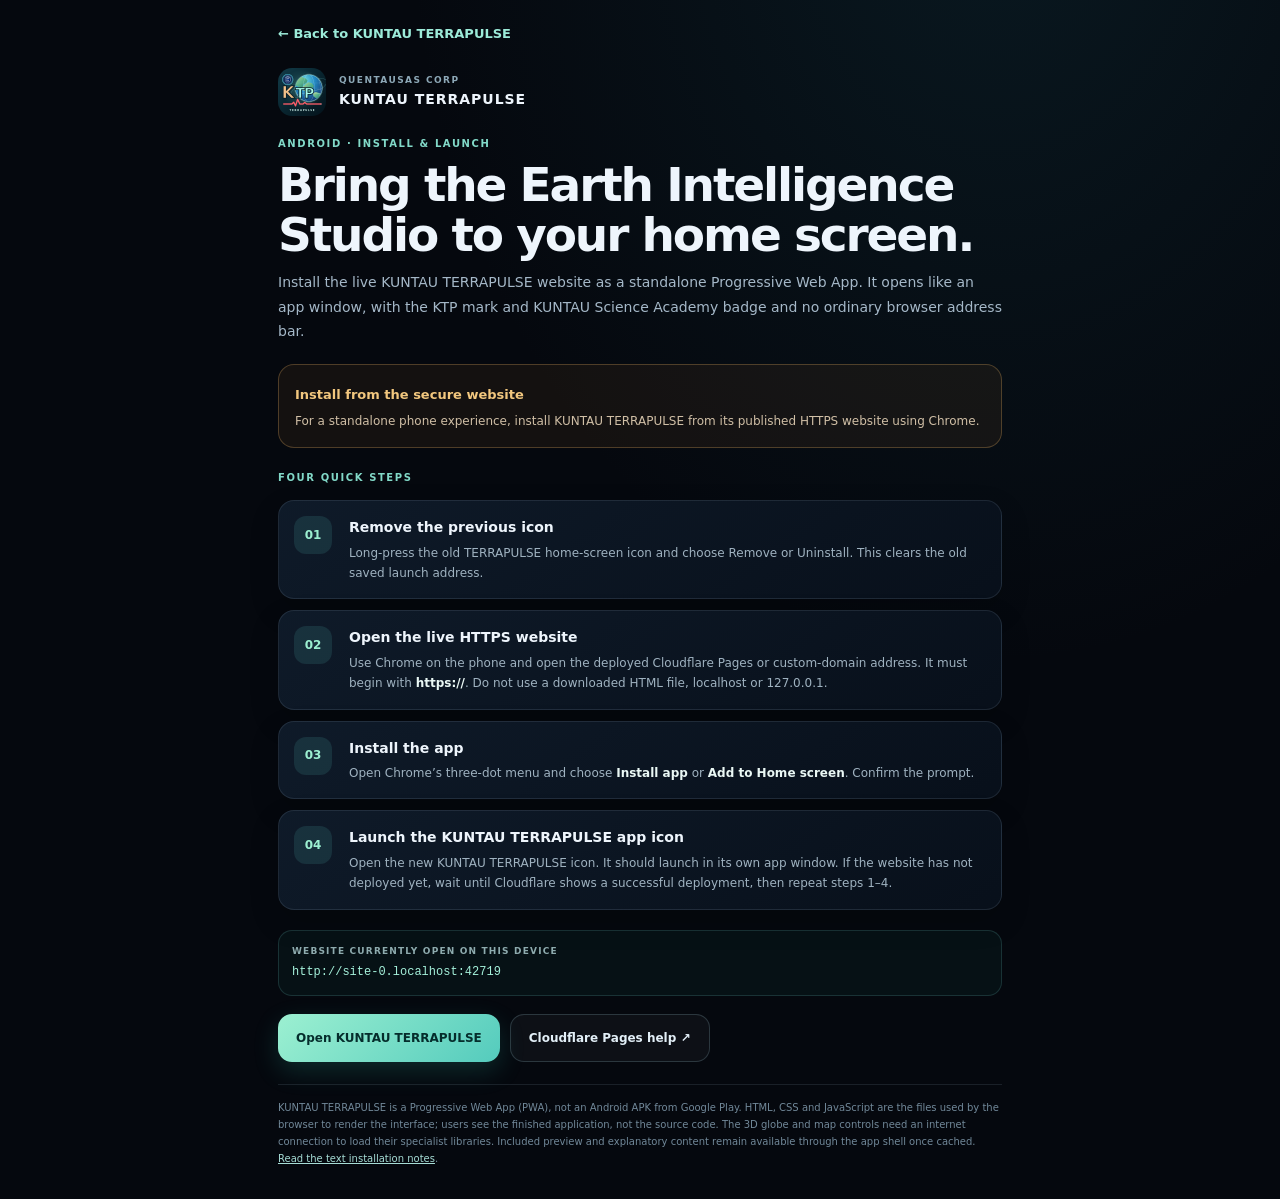
<file: app/install.html>
<!doctype html>
<html lang="en">
<head>
  <meta charset="utf-8">
  <meta name="viewport" content="width=device-width, initial-scale=1, viewport-fit=cover">
  <meta name="theme-color" content="#05080e">
  <meta name="apple-mobile-web-app-capable" content="yes">
  <meta name="apple-mobile-web-app-title" content="KUNTAU TERRAPULSE">
  <title>Install KUNTAU TERRAPULSE</title>
  <link rel="icon" href="assets/icons/icon-32.png?v=100" type="image/png">
  <link rel="apple-touch-icon" href="assets/icons/apple-touch-icon.png?v=100">
  <style>
    :root{color-scheme:dark;--bg:#05080e;--panel:#0d1723;--line:rgba(182,207,229,.12);--text:#eef5fc;--muted:#a0b0c0;--mint:#9cf0d1;--accent:#55d1bd}*{box-sizing:border-box}body{margin:0;min-height:100vh;background:radial-gradient(ellipse at 78% -10%,rgba(23,79,93,.23),transparent 42%),var(--bg);color:var(--text);font-family:Inter,ui-sans-serif,system-ui,-apple-system,"Segoe UI",Roboto,Arial,sans-serif;line-height:1.6}.wrap{width:min(760px,100%);margin:0 auto;padding:calc(20px + env(safe-area-inset-top)) 18px calc(32px + env(safe-area-inset-bottom))}.back{display:inline-flex;align-items:center;gap:9px;color:#9cebd9;text-decoration:none;font-size:13px;font-weight:700;margin:3px 0 23px}.brand{display:flex;align-items:center;gap:13px;margin-bottom:20px}.brand img{width:48px;height:48px;border-radius:14px;object-fit:contain}.brand small{display:block;font-size:9px;letter-spacing:.16em;color:#8da8b7;font-weight:800}.brand strong{display:block;font-size:14px;letter-spacing:.07em}.eyebrow{color:#82d9c8;font-size:10px;font-weight:800;letter-spacing:.16em}.hero h1{font-size:clamp(31px,7.6vw,47px);letter-spacing:-.045em;line-height:1.06;margin:8px 0 11px}.hero p{font-size:14px;color:#a5b8c8;line-height:1.75;margin:0 0 20px}.alert{border:1px solid rgba(231,175,98,.28);background:rgba(156,100,43,.1);border-radius:16px;padding:16px;margin:19px 0 22px}.alert strong{color:#f2c77e;font-size:13px}.alert p{font-size:12px;color:#d0bfa6;line-height:1.65;margin:5px 0 0}.steps{display:grid;gap:11px;margin:14px 0 20px}.step{display:grid;grid-template-columns:42px 1fr;gap:13px;padding:15px;border:1px solid var(--line);border-radius:16px;background:linear-gradient(145deg,rgba(15,27,42,.97),rgba(8,16,27,.98));box-shadow:0 12px 30px rgba(0,0,0,.16)}.num{width:38px;height:38px;border-radius:12px;display:grid;place-items:center;background:rgba(93,207,196,.13);color:var(--mint);font-weight:900;font-size:12px}.step h2{font-size:14px;margin:0 0 4px}.step p{font-size:12px;color:#9fb2c0;line-height:1.7;margin:0}.step strong{color:#eaf8f5}.origin{border:1px solid rgba(111,206,199,.18);background:rgba(20,95,92,.1);border-radius:14px;padding:13px;margin:18px 0}.origin small{display:block;color:#8eabae;font-size:9px;letter-spacing:.13em;font-weight:800;text-transform:uppercase}.origin code{display:block;color:#a4f0da;font-size:12px;overflow-wrap:anywhere;margin-top:5px}.actions{display:flex;flex-wrap:wrap;gap:10px;margin-top:18px}.btn{min-height:48px;display:inline-flex;justify-content:center;align-items:center;padding:12px 18px;border-radius:14px;text-decoration:none;font-size:12px;font-weight:800}.btn.primary{background:linear-gradient(135deg,#9cf0d1,#54cbbd);color:#052d2c;box-shadow:0 9px 26px rgba(51,198,177,.18)}.btn.secondary{border:1px solid rgba(164,207,222,.2);color:#e2eff7;background:rgba(255,255,255,.035)}.foot{border-top:1px solid var(--line);padding-top:14px;margin-top:22px;color:#718899;font-size:10px;line-height:1.7}.foot a{color:#a6dcd5}@media(max-width:390px){.wrap{padding-left:14px;padding-right:14px}.step{padding:13px;gap:10px}.step p{font-size:11px}.actions .btn{width:100%}}
  </style>
</head>
<body>
  <main class="wrap">
    <a class="back" href="./">← Back to KUNTAU TERRAPULSE</a>
    <div class="brand"><img src="assets/icons/icon-192.png?v=100" alt="KTP product mark with KUNTAU Science Academy badge"><div><small>QUENTAUSAS CORP</small><strong>KUNTAU TERRAPULSE</strong></div></div>
    <section class="hero"><div class="eyebrow">ANDROID · INSTALL & LAUNCH</div><h1>Bring the Earth Intelligence Studio to your home screen.</h1><p>Install the live KUNTAU TERRAPULSE website as a standalone Progressive Web App. It opens like an app window, with the KTP mark and KUNTAU Science Academy badge and no ordinary browser address bar.</p></section>
    <section class="alert"><strong>Install from the secure website</strong><p>For a standalone phone experience, install KUNTAU TERRAPULSE from its published HTTPS website using Chrome.</p></section>
    <div class="eyebrow">FOUR QUICK STEPS</div>
    <section class="steps">
      <article class="step"><div class="num">01</div><div><h2>Remove the previous icon</h2><p>Long-press the old TERRAPULSE home-screen icon and choose Remove or Uninstall. This clears the old saved launch address.</p></div></article>
      <article class="step"><div class="num">02</div><div><h2>Open the live HTTPS website</h2><p>Use Chrome on the phone and open the deployed Cloudflare Pages or custom-domain address. It must begin with <strong>https://</strong>. Do not use a downloaded HTML file, localhost or 127.0.0.1.</p></div></article>
      <article class="step"><div class="num">03</div><div><h2>Install the app</h2><p>Open Chrome’s three-dot menu and choose <strong>Install app</strong> or <strong>Add to Home screen</strong>. Confirm the prompt.</p></div></article>
      <article class="step"><div class="num">04</div><div><h2>Launch the KUNTAU TERRAPULSE app icon</h2><p>Open the new KUNTAU TERRAPULSE icon. It should launch in its own app window. If the website has not deployed yet, wait until Cloudflare shows a successful deployment, then repeat steps 1–4.</p></div></article>
    </section>
    <div class="origin"><small>Website currently open on this device</small><code id="siteOrigin">Checking site address…</code></div>
    <div class="actions"><a class="btn primary" href="./">Open KUNTAU TERRAPULSE</a><a class="btn secondary" href="https://developers.cloudflare.com/pages/" target="_blank" rel="noopener">Cloudflare Pages help ↗</a></div>
    <footer class="foot">KUNTAU TERRAPULSE is a Progressive Web App (PWA), not an Android APK from Google Play. HTML, CSS and JavaScript are the files used by the browser to render the interface; users see the finished application, not the source code. The 3D globe and map controls need an internet connection to load their specialist libraries. Included preview and explanatory content remain available through the app shell once cached.<br><a href="INSTALL_ON_ANDROID.md">Read the text installation notes</a>.</footer>
  </main>
  <script>document.getElementById('siteOrigin').textContent=window.location.origin;</script>
</body>
</html>
</file>
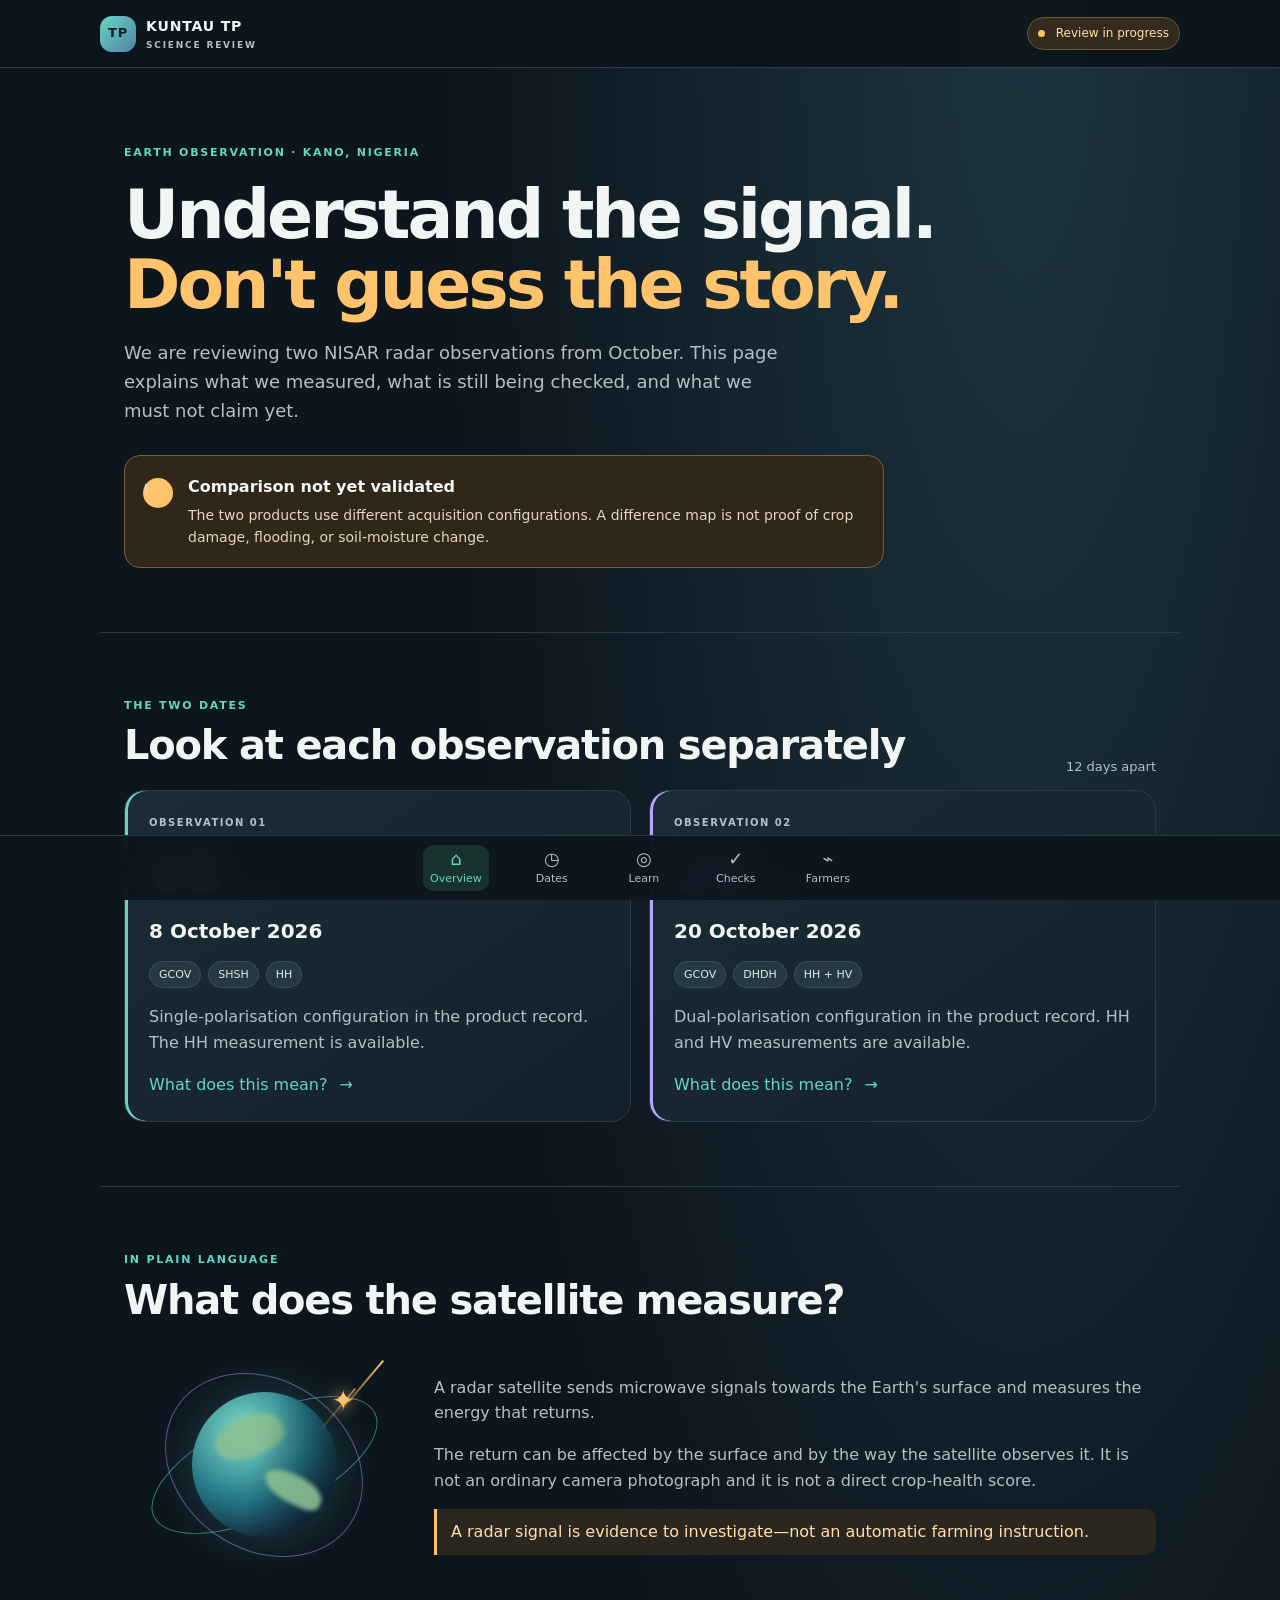
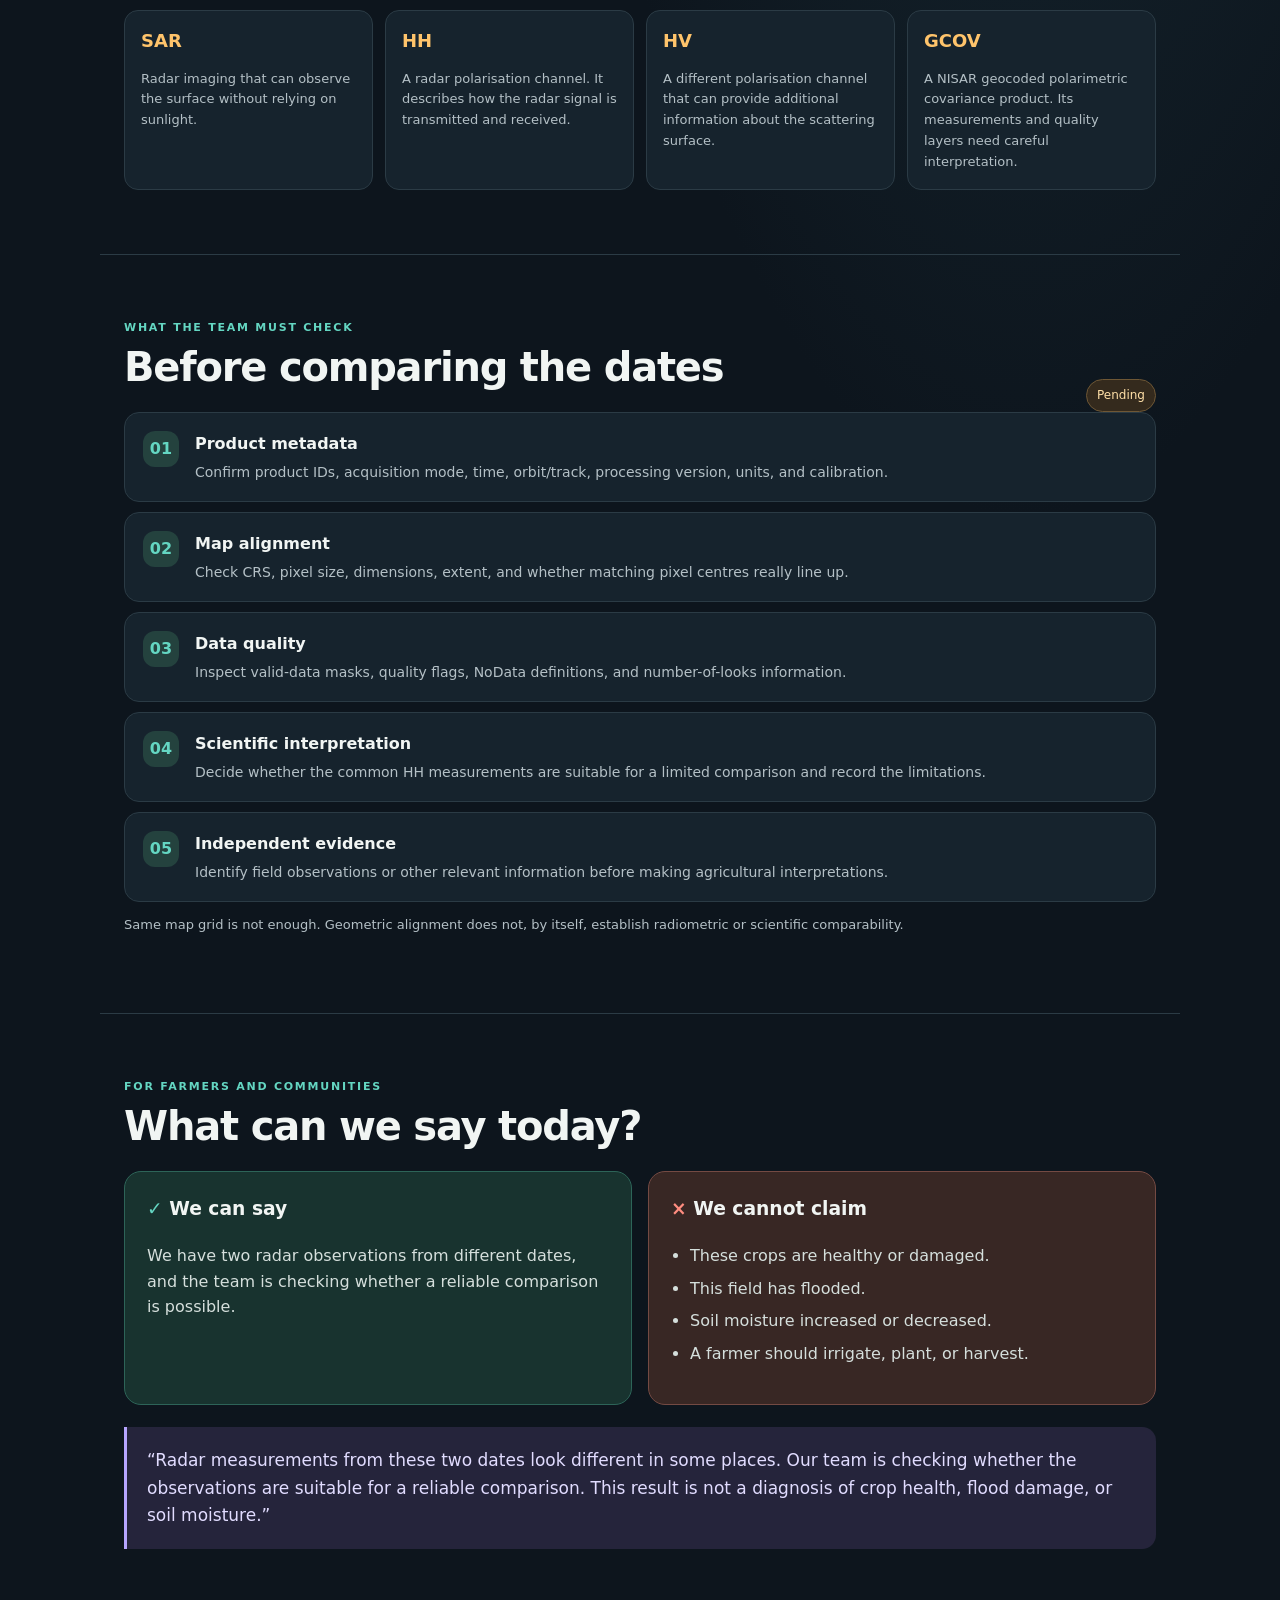
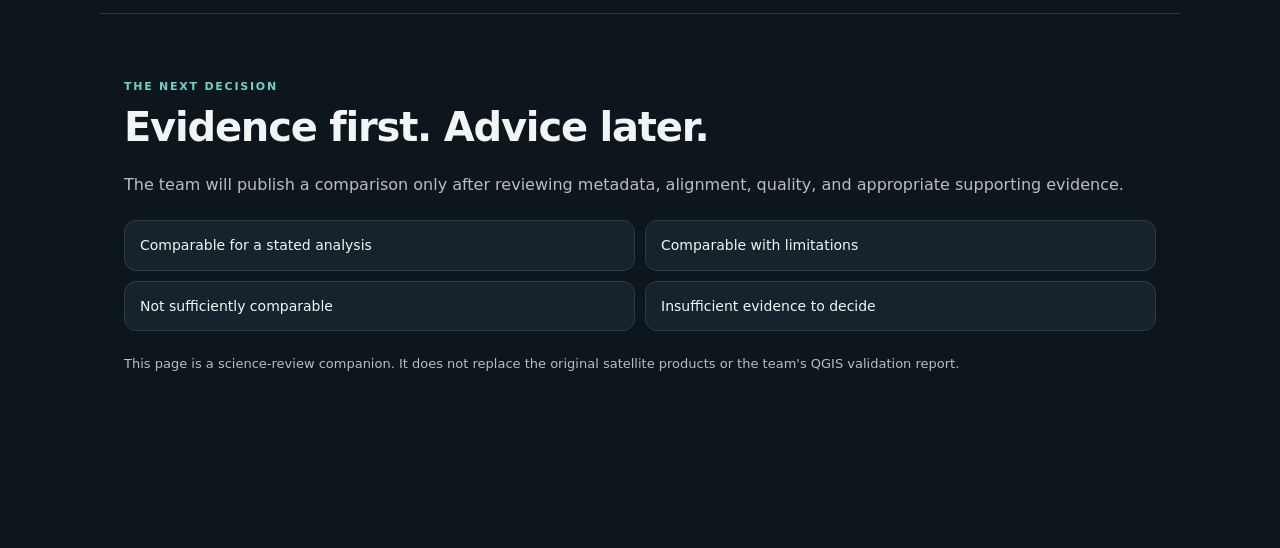
<file: app/science-review.html>
<!doctype html>
<html lang="en">
<head>
  <meta charset="utf-8">
  <meta name="viewport" content="width=device-width, initial-scale=1, viewport-fit=cover">
  <meta name="theme-color" content="#101923">
  <meta name="description" content="KUNTAU TP explains the October NISAR observations and what they can and cannot tell us.">
  <title>KUNTAU TP — Science Review</title>
  <link rel="stylesheet" href="science-review.css">
</head>
<body>
  <header class="topbar">
    <a class="brand" href="science-review.html" aria-label="KUNTAU TP Science Review home">
      <span class="brand-mark">TP</span><span>KUNTAU <b>TP</b><small>SCIENCE REVIEW</small></span>
    </a>
    <span class="status-pill"><i></i> Review in progress</span>
  </header>

  <main>
    <section class="hero" id="overview">
      <div class="eyebrow">EARTH OBSERVATION · KANO, NIGERIA</div>
      <h1>Understand the signal.<br><em>Don't guess the story.</em></h1>
      <p>We are reviewing two NISAR radar observations from October. This page explains what we measured, what is still being checked, and what we must not claim yet.</p>
      <div class="notice" role="status">
        <span class="notice-icon">!</span>
        <div><strong>Comparison not yet validated</strong><span>The two products use different acquisition configurations. A difference map is not proof of crop damage, flooding, or soil-moisture change.</span></div>
      </div>
    </section>

    <section class="section" id="observations">
      <div class="section-head"><div><div class="eyebrow">THE TWO DATES</div><h2>Look at each observation separately</h2></div><p>12 days apart</p></div>
      <div class="observation-grid">
        <article class="observation-card date-one">
          <div class="date-label">OBSERVATION 01</div><div class="date">08 <small>OCT</small></div><h3>8 October 2026</h3>
          <div class="chips"><span>GCOV</span><span>SHSH</span><span>HH</span></div>
          <p>Single-polarisation configuration in the product record. The HH measurement is available.</p>
          <button class="text-button" data-panel="oct8">What does this mean? <span>→</span></button>
        </article>
        <article class="observation-card date-two">
          <div class="date-label">OBSERVATION 02</div><div class="date">20 <small>OCT</small></div><h3>20 October 2026</h3>
          <div class="chips"><span>GCOV</span><span>DHDH</span><span>HH + HV</span></div>
          <p>Dual-polarisation configuration in the product record. HH and HV measurements are available.</p>
          <button class="text-button" data-panel="oct20">What does this mean? <span>→</span></button>
        </article>
      </div>
      <div class="detail-panel" id="oct8" hidden><strong>8 October — SHSH</strong><p>The product is recorded as single-polarisation HH. The team must confirm the units, calibration, geometry, and quality information from its original metadata.</p></div>
      <div class="detail-panel" id="oct20" hidden><strong>20 October — DHDH</strong><p>The product is recorded as dual-polarisation HH/HV. The HH channel is common to both dates, but the different product configuration still needs a scientific comparability review.</p></div>
    </section>

    <section class="section" id="meaning">
      <div class="eyebrow">IN PLAIN LANGUAGE</div><h2>What does the satellite measure?</h2>
      <div class="explain-layout">
        <div class="radar-visual" aria-hidden="true"><div class="orbit orbit-a"></div><div class="orbit orbit-b"></div><div class="earth"><span></span></div><div class="signal signal-a"></div><div class="signal signal-b"></div><div class="satellite">✦</div></div>
        <div class="explain-copy"><p>A radar satellite sends microwave signals towards the Earth's surface and measures the energy that returns.</p><p>The return can be affected by the surface and by the way the satellite observes it. It is not an ordinary camera photograph and it is not a direct crop-health score.</p><p class="callout">A radar signal is evidence to investigate—not an automatic farming instruction.</p></div>
      </div>
      <div class="term-grid">
        <article><b>SAR</b><p>Radar imaging that can observe the surface without relying on sunlight.</p></article>
        <article><b>HH</b><p>A radar polarisation channel. It describes how the radar signal is transmitted and received.</p></article>
        <article><b>HV</b><p>A different polarisation channel that can provide additional information about the scattering surface.</p></article>
        <article><b>GCOV</b><p>A NISAR geocoded polarimetric covariance product. Its measurements and quality layers need careful interpretation.</p></article>
      </div>
    </section>

    <section class="section" id="validation">
      <div class="section-head"><div><div class="eyebrow">WHAT THE TEAM MUST CHECK</div><h2>Before comparing the dates</h2></div><span class="pending-tag">Pending</span></div>
      <div class="check-list">
        <div><span class="check-number">01</span><div><b>Product metadata</b><p>Confirm product IDs, acquisition mode, time, orbit/track, processing version, units, and calibration.</p></div></div>
        <div><span class="check-number">02</span><div><b>Map alignment</b><p>Check CRS, pixel size, dimensions, extent, and whether matching pixel centres really line up.</p></div></div>
        <div><span class="check-number">03</span><div><b>Data quality</b><p>Inspect valid-data masks, quality flags, NoData definitions, and number-of-looks information.</p></div></div>
        <div><span class="check-number">04</span><div><b>Scientific interpretation</b><p>Decide whether the common HH measurements are suitable for a limited comparison and record the limitations.</p></div></div>
        <div><span class="check-number">05</span><div><b>Independent evidence</b><p>Identify field observations or other relevant information before making agricultural interpretations.</p></div></div>
      </div>
      <p class="footnote">Same map grid is not enough. Geometric alignment does not, by itself, establish radiometric or scientific comparability.</p>
    </section>

    <section class="section" id="farmer">
      <div class="eyebrow">FOR FARMERS AND COMMUNITIES</div><h2>What can we say today?</h2>
      <div class="yes-no-grid">
        <article class="can-card"><h3><span>✓</span> We can say</h3><p>We have two radar observations from different dates, and the team is checking whether a reliable comparison is possible.</p></article>
        <article class="cannot-card"><h3><span>×</span> We cannot claim</h3><ul><li>These crops are healthy or damaged.</li><li>This field has flooded.</li><li>Soil moisture increased or decreased.</li><li>A farmer should irrigate, plant, or harvest.</li></ul></article>
      </div>
      <blockquote>“Radar measurements from these two dates look different in some places. Our team is checking whether the observations are suitable for a reliable comparison. This result is not a diagnosis of crop health, flood damage, or soil moisture.”</blockquote>
    </section>

    <section class="section final-section" id="decision">
      <div class="eyebrow">THE NEXT DECISION</div><h2>Evidence first. Advice later.</h2>
      <p>The team will publish a comparison only after reviewing metadata, alignment, quality, and appropriate supporting evidence.</p>
      <div class="decision-options"><span>Comparable for a stated analysis</span><span>Comparable with limitations</span><span>Not sufficiently comparable</span><span>Insufficient evidence to decide</span></div>
      <p class="small-note">This page is a science-review companion. It does not replace the original satellite products or the team's QGIS validation report.</p>
    </section>
  </main>

  <nav class="bottom-nav" aria-label="Page sections">
    <a href="#overview" class="active"><span>⌂</span>Overview</a>
    <a href="#observations"><span>◷</span>Dates</a>
    <a href="#meaning"><span>◎</span>Learn</a>
    <a href="#validation"><span>✓</span>Checks</a>
    <a href="#farmer"><span>⌁</span>Farmers</a>
  </nav>
  <script src="science-review.js" defer></script>
</body>
</html>
</file>
<file: app/science-review.css>
:root{color-scheme:dark;--bg:#0d151d;--panel:#16232d;--panel2:#1b2a35;--ink:#f1f5f3;--muted:#b4c0c6;--line:#2b3b45;--teal:#64d6c2;--amber:#ffc46b;--coral:#ff8d80;--violet:#b6a5ff;--nav:rgba(13,21,29,.94);font-family:Inter,ui-sans-serif,system-ui,-apple-system,"Segoe UI",sans-serif}*{box-sizing:border-box}html{scroll-behavior:smooth;scroll-padding-top:76px}body{margin:0;background:radial-gradient(ellipse at 80% 0%,#1d3540 0,transparent 40%),var(--bg);color:var(--ink);line-height:1.6;font-size:16px;padding-bottom:90px}.topbar{height:68px;padding:0 max(20px,calc((100% - 1080px)/2));display:flex;align-items:center;justify-content:space-between;border-bottom:1px solid var(--line);background:rgba(13,21,29,.9);position:sticky;top:0;z-index:10;backdrop-filter:blur(14px)}.brand{display:flex;gap:10px;align-items:center;color:var(--ink);text-decoration:none;font-weight:800;letter-spacing:.06em;font-size:14px}.brand small{display:block;color:var(--muted);font-size:9px;letter-spacing:.2em}.brand-mark{display:grid;place-items:center;width:36px;height:36px;border-radius:12px;background:linear-gradient(135deg,var(--teal),#5482a6);color:#09202a;font-size:13px}.status-pill,.pending-tag{font-size:12px;color:#ffe0a8;border:1px solid #6e5735;background:#342a1d;padding:6px 10px;border-radius:50px}.status-pill i{display:inline-block;width:7px;height:7px;border-radius:50%;background:var(--amber);margin-right:7px}.hero,.section{max-width:1080px;margin:auto;padding:64px 24px}.hero{padding-top:76px}.eyebrow{font-weight:800;color:var(--teal);font-size:11px;letter-spacing:.16em;text-transform:uppercase}.hero h1{font-size:clamp(38px,7vw,68px);line-height:1.04;letter-spacing:-.045em;margin:18px 0}.hero h1 em{font-style:normal;color:var(--amber)}.hero>p{max-width:660px;color:var(--muted);font-size:18px}.notice{margin-top:30px;max-width:760px;display:flex;gap:15px;padding:18px;border:1px solid #775f39;background:#302719;border-radius:16px}.notice-icon{flex:0 0 30px;height:30px;border-radius:50%;display:grid;place-items:center;background:var(--amber);color:#2a1d0d;font-weight:900}.notice strong,.notice span{display:block}.notice span{color:#e4d7c2;font-size:14px;margin-top:4px}.section{border-top:1px solid var(--line)}.section h2{font-size:clamp(28px,4vw,40px);line-height:1.15;letter-spacing:-.03em;margin:8px 0 22px}.section-head{display:flex;justify-content:space-between;align-items:end;gap:15px}.section-head>p{color:var(--muted);font-size:13px}.observation-grid{display:grid;grid-template-columns:1fr 1fr;gap:18px}.observation-card{border:1px solid var(--line);padding:24px;border-radius:20px;background:linear-gradient(145deg,#1b2c36,#14212a)}.date-one{box-shadow:inset 3px 0 var(--teal)}.date-two{box-shadow:inset 3px 0 var(--violet)}.date-label{font-size:10px;letter-spacing:.15em;color:var(--muted);font-weight:800}.date{font-size:54px;font-weight:850;line-height:1.1;margin:12px 0;color:var(--teal)}.date-two .date{color:var(--violet)}.date small{font-size:14px;letter-spacing:.1em}.observation-card h3{margin:0;font-size:20px}.chips{display:flex;flex-wrap:wrap;gap:7px;margin:14px 0}.chips span{font-size:11px;border-radius:30px;padding:4px 9px;background:#263943;color:#dce8e5;border:1px solid #3a5058}.observation-card p,.explain-copy p,.section>p{color:var(--muted)}.text-button{padding:0;border:0;background:none;color:var(--teal);font-weight:800;font:inherit;cursor:pointer}.text-button span{padding-left:7px}.detail-panel{margin-top:12px;border:1px solid var(--line);background:#172833;padding:18px;border-radius:14px}.detail-panel p{margin-bottom:0;color:var(--muted)}.explain-layout{display:grid;grid-template-columns:280px 1fr;align-items:center;gap:30px}.radar-visual{height:240px;position:relative;display:grid;place-items:center;overflow:hidden}.earth{width:145px;height:145px;border-radius:50%;background:radial-gradient(circle at 35% 28%,#83deca,#25798a 47%,#142f42 76%);box-shadow:0 0 48px #3a9b9955;position:relative;overflow:hidden}.earth:before,.earth:after{content:"";position:absolute;background:#8abf91;opacity:.9;filter:blur(2px);width:70px;height:40px;border-radius:45% 55% 30% 60%;top:25px;left:22px;transform:rotate(-28deg)}.earth:after{width:62px;height:28px;top:83px;left:70px;transform:rotate(25deg)}.earth span{position:absolute;inset:0;background:linear-gradient(105deg,transparent 45%,#06111b88 100%)}.orbit{position:absolute;width:245px;height:100px;border:1px solid #68d4c988;border-radius:50%;transform:rotate(-25deg)}.orbit-b{width:210px;height:170px;border-color:#b6a5ff77;transform:rotate(35deg)}.satellite{position:absolute;top:34px;right:49px;font-size:28px;color:var(--amber);text-shadow:0 0 16px #ffc46b}.signal{position:absolute;width:75px;height:2px;background:linear-gradient(90deg,var(--amber),transparent);top:72px;right:69px;transform:rotate(130deg);transform-origin:right}.signal-b{top:87px;right:86px;transform:rotate(130deg);width:58px;opacity:.6}.callout{border-left:3px solid var(--amber);padding:10px 14px;background:#2b261e;color:#ffe0aa!important;border-radius:0 10px 10px 0}.term-grid{display:grid;grid-template-columns:repeat(4,1fr);gap:12px;margin-top:25px}.term-grid article{padding:16px;border:1px solid var(--line);border-radius:14px;background:var(--panel)}.term-grid b{color:var(--amber);font-size:18px}.term-grid p{margin-bottom:0;color:var(--muted);font-size:13px}.pending-tag{white-space:nowrap}.check-list{display:grid;gap:10px}.check-list>div{display:flex;gap:16px;padding:18px;background:var(--panel);border:1px solid var(--line);border-radius:15px}.check-number{display:grid;place-items:center;flex:0 0 36px;height:36px;border-radius:12px;background:#24423e;color:var(--teal);font-weight:900}.check-list p{margin:4px 0 0;color:var(--muted);font-size:14px}.footnote,.small-note{font-size:13px;color:var(--muted)}.yes-no-grid{display:grid;grid-template-columns:1fr 1fr;gap:16px}.yes-no-grid article{padding:22px;border-radius:17px}.can-card{background:#18332f;border:1px solid #2d6458}.cannot-card{background:#382724;border:1px solid #744a43}.yes-no-grid h3{margin-top:0}.can-card h3 span{color:var(--teal)}.cannot-card h3 span{color:var(--coral)}.yes-no-grid p,.yes-no-grid li{color:#d5dfdc}.yes-no-grid ul{padding-left:19px}.yes-no-grid li{margin:7px 0}blockquote{margin:22px 0 0;border-left:3px solid var(--violet);background:#25243b;padding:20px;border-radius:0 14px 14px 0;color:#e1dcff;font-size:17px}.final-section{padding-bottom:70px}.decision-options{display:grid;grid-template-columns:repeat(2,1fr);gap:10px;margin:23px 0}.decision-options span{padding:13px 15px;border:1px solid var(--line);border-radius:12px;background:var(--panel);font-size:14px}.bottom-nav{position:fixed;z-index:20;bottom:0;left:0;right:0;display:flex;justify-content:center;gap:clamp(8px,3vw,34px);padding:9px 12px calc(9px + env(safe-area-inset-bottom));background:var(--nav);border-top:1px solid var(--line);backdrop-filter:blur(16px)}.bottom-nav a{min-width:58px;display:flex;flex-direction:column;align-items:center;gap:1px;padding:3px 7px;text-decoration:none;color:var(--muted);font-size:11px;border-radius:10px}.bottom-nav a span{font-size:18px;line-height:1.2}.bottom-nav a.active{color:var(--teal);background:#18332f}@media(max-width:700px){body{font-size:16px}.topbar{height:60px;padding:0 16px}.hero,.section{padding:46px 18px}.hero{padding-top:55px}.hero>p{font-size:16px}.observation-grid,.yes-no-grid{grid-template-columns:1fr}.observation-card{padding:20px}.explain-layout{grid-template-columns:1fr;gap:10px}.radar-visual{height:205px}.term-grid{grid-template-columns:1fr 1fr}.section-head{align-items:start;flex-direction:column;gap:0}.section-head>p{margin:0 0 15px}.decision-options{grid-template-columns:1fr}.bottom-nav{justify-content:space-around;gap:2px}.bottom-nav a{font-size:10px;min-width:0;flex:1;padding:5px 1px}.bottom-nav a span{font-size:18px}}@media(prefers-reduced-motion:no-preference){.earth{animation:float 6s ease-in-out infinite}.orbit{animation:orbit 18s linear infinite}@keyframes float{50%{transform:translateY(-5px)}}@keyframes orbit{to{transform:rotate(335deg)}}}
</file>
